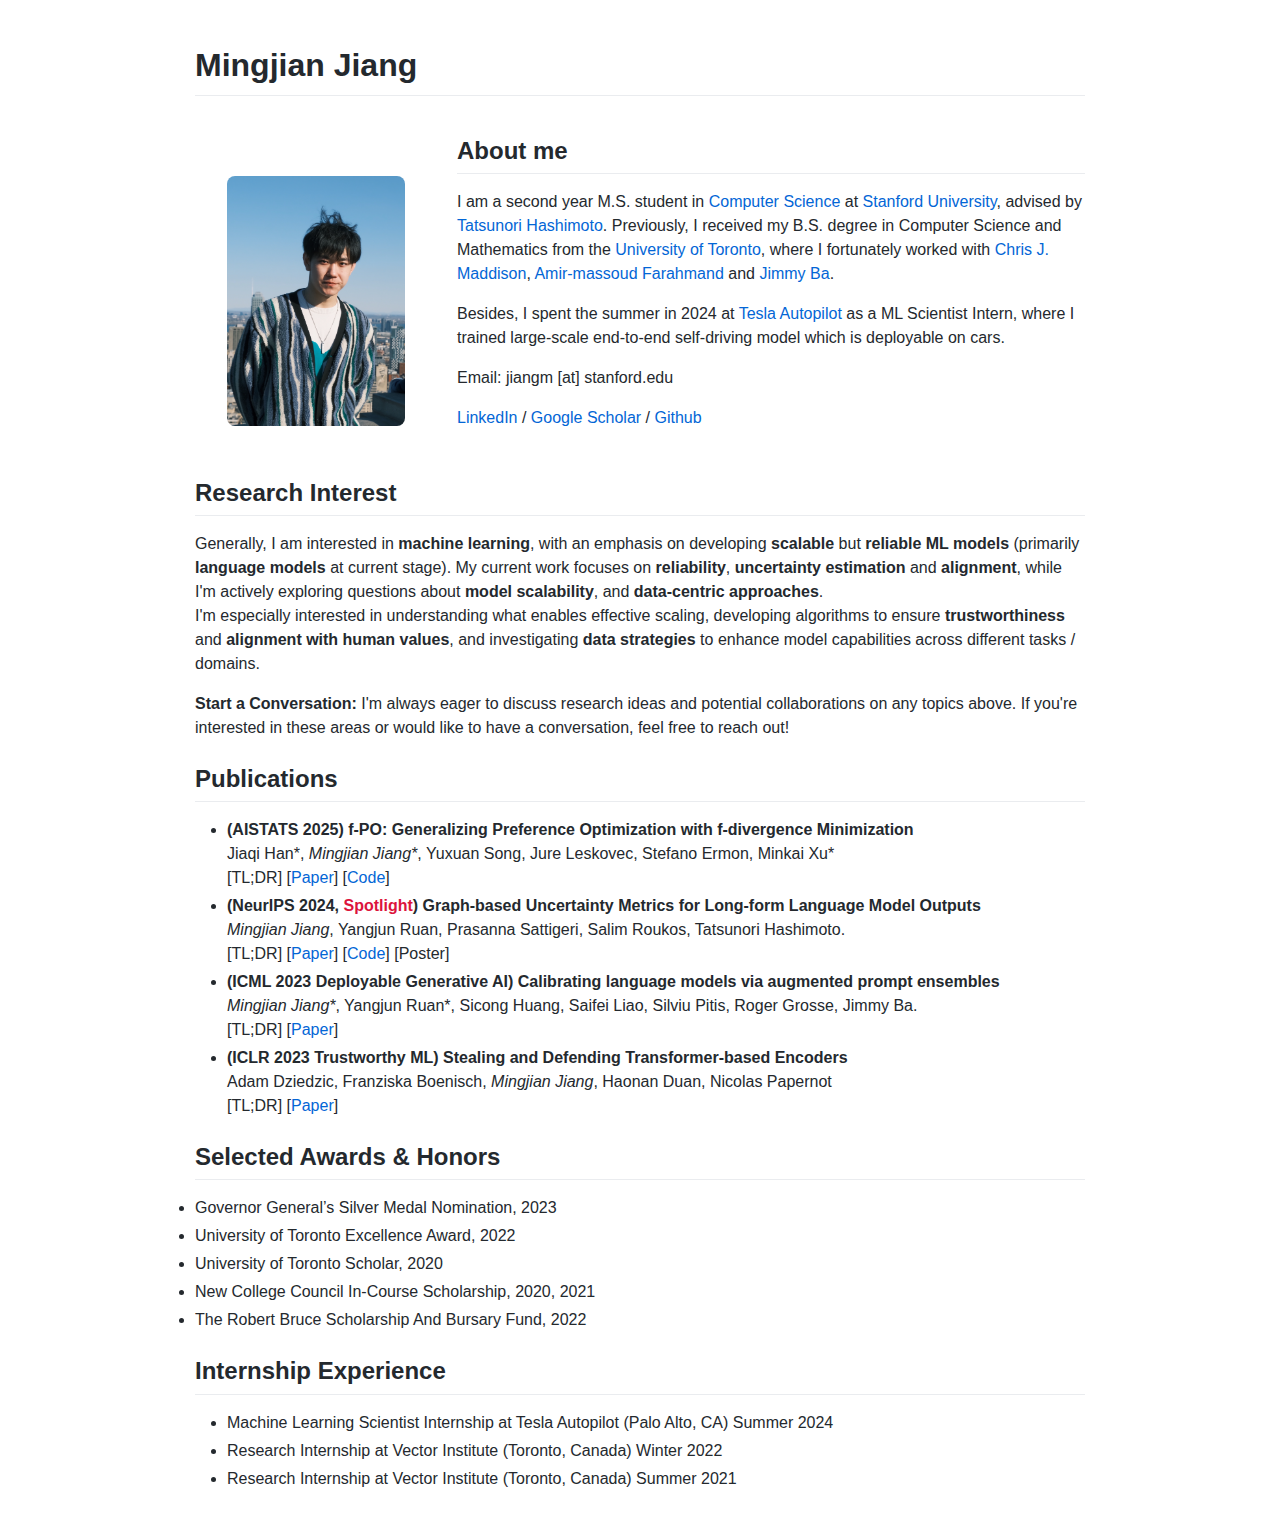
<file: index.html>
<!DOCTYPE html>
<html>

<head>
  <meta charset="utf-8">
  <meta name="viewport" content="width=device-width, initial-scale=1">
  <title>Mingjian Jiang</title>
  <link rel="stylesheet" href="githubmarkdown.css">
  <style>
    .markdown-body {
      box-sizing: border-box;
      min-width: 200px;
      max-width: 980px;
      margin: 0 auto;
      padding: 45px;
    }

    .container {
      display: flex;
      gap: 2rem;
      margin-bottom: 2rem;
    }

    .image-column {
      flex: 0 0 auto;
      max-width: 230px;
      padding-top:4rem;
      padding-left:2rem;
    }

    .content-column {
      flex: 1;
    }

    .portrait-circular {
      width: 90%;
      max-width: 300px;
      height: auto;
      border-radius: 8px;
    }

    @media (max-width: 767px) {
      .markdown-body {
        padding: 15px;
      }

      .container {
        flex-direction: column;
      }

      .image-column {
        max-width: 100%;
      }

      .portrait-circular {
        max-width: 100%;
        margin-bottom: 1rem;
      }
    }

    html {
      width: 100vw;
    }

    body {
      overflow-x: hidden;
    }
  </style>
</head>

<body class="markdown-body">
  <h1>Mingjian Jiang</h1>

  <div class="container">
    <div class="image-column">
        <img class="portrait-circular" src="website.JPG" alt="Mingjian Jiang">
    </div>
    <div class="content-column">
        <h2>About me</h2>
        <p> I am a second year M.S. student in <a href="https://www.cs.stanford.edu/">Computer Science</a> at <a href="https://www.stanford.edu/">Stanford University</a>, advised by <a href="https://thashim.github.io/"> Tatsunori Hashimoto</a>. Previously, I received my B.S. degree in Computer Science and Mathematics from the <a href="https://www.utoronto.ca/">University of Toronto</a>, where I fortunately worked with <a href="https://www.cs.toronto.edu/~cmaddis/">Chris J. Maddison</a>, <a href="https://academic.sologen.net/">Amir-massoud Farahmand</a> and <a href="https://jimmylba.github.io/">Jimmy Ba</a>. </p>
        <p> Besides, I spent the summer in 2024 at <a href="https://www.tesla.com/autopilot">Tesla Autopilot</a> as a ML Scientist Intern, where I trained large-scale end-to-end self-driving model which is deployable on cars. </p>
        <p> Email: jiangm [at] stanford.edu </p>

        <p> <a href="https://www.linkedin.com/in/mingjian-jiang-279318201/">LinkedIn</a> / <a href="https://scholar.google.com/citations?user=Dm9DzVQAAAAJ&hl=en">Google Scholar</a> /  <a href="https://github.com/jiangjmj">Github</a> </p>
    </div>
  </div>

  <h2>Research Interest</h2>

  <p>
    Generally, I am interested in <strong>machine learning</strong>, with an emphasis on developing <strong>scalable</strong> but <strong>reliable ML models</strong> (primarily <strong>language models</strong> at current stage). My current work focuses on <strong>reliability</strong>, <strong>uncertainty estimation</strong> and <strong>alignment</strong>, while I'm actively exploring questions about <strong>model scalability</strong>, and <strong>data-centric approaches</strong>. <br> I'm especially interested in understanding what enables effective scaling, developing algorithms to ensure <strong>trustworthiness</strong> and <strong>alignment with human values</strong>, and investigating <strong>data strategies</strong> to enhance model capabilities across different tasks / domains.
    </p>
    <p>
      <strong>Start a Conversation:</strong> I'm always eager to discuss research ideas and potential collaborations on any topics above. If you're interested in these areas or would like to have a conversation, feel free to reach out!
    </p>

  <h2> Publications </h2>
  <ul>
    <li><strong>(AISTATS 2025) f-PO: Generalizing Preference Optimization with f-divergence Minimization  </strong> <br> Jiaqi Han*, <em>Mingjian Jiang*</em>, Yuxuan Song, Jure Leskovec, Stefano Ermon, Minkai Xu*   <br> [TL;DR] [<a href="https://arxiv.org/abs/2410.21662">Paper</a>] [<a href="https://github.com/MinkaiXu/fPO">Code</a>]</li>
    <li><strong>(NeurIPS 2024, <font color="#DC143C">Spotlight</font>) Graph-based Uncertainty Metrics for Long-form Language Model Outputs  </strong> <br> <em>Mingjian Jiang</em>, Yangjun Ruan, Prasanna Sattigeri, Salim Roukos, Tatsunori Hashimoto. <br> [TL;DR] [<a href="https://arxiv.org/abs/2410.20783">Paper</a>] [<a href="https://github.com/jiangjmj/Graph-based-Uncertainty">Code</a>] [Poster] </li>
    <li><strong>(ICML 2023 Deployable Generative AI) Calibrating language models via augmented prompt ensembles </strong> <br> <em>Mingjian Jiang*</em>, Yangjun Ruan*, Sicong Huang, Saifei Liao, Silviu Pitis, Roger Grosse, Jimmy Ba. <br> [TL;DR] [<a href="https://openreview.net/forum?id=L0dc4wqbNs#all">Paper</a>] </li>
    <li><strong>(ICLR 2023 Trustworthy ML) Stealing and Defending Transformer-based Encoders </strong> <br> Adam Dziedzic, Franziska Boenisch, <em>Mingjian Jiang</em>, Haonan Duan, Nicolas Papernot <br> [TL;DR] [<a href="https://cispa.de/en/research/publications/78803-stealing-and-defending-transformer-based-encoders">Paper</a>] </li>
  </ul>

  <h2> Selected Awards & Honors </h2>
  <li>
    Governor General’s Silver Medal Nomination, 2023
  </li>
  <li>
    University of Toronto Excellence Award, 2022
  </li>
  <li>
    University of Toronto Scholar, 2020
  </li>
  <li>
    New College Council In-Course Scholarship, 2020, 2021
  </li>
  <li>
    The Robert Bruce Scholarship And Bursary Fund, 2022
  </li>
 
  <h2>Internship Experience</h2>
  <ul>
    <li>
      Machine Learning Scientist Internship at Tesla Autopilot (Palo Alto, CA) Summer 2024
    </li>
    <li>
      Research Internship at Vector Institute (Toronto, Canada) Winter 2022
    </li>
    <li>
      Research Internship at Vector Institute (Toronto, Canada) Summer 2021
    </li>
    
  </ul>

</body>
</html>
</file>
<file: githubmarkdown.css>
.column {
 float: left;
 width: 50%;
}
.column-third {
 float: left;
 width: 33%;
}
.column-picture {
 float: left;
}
.left {
  width: calc(250px + 1.5em);
}
.right {
  width: calc(100% - 250px - 1.5em);
}
.row:after {
  content: "";
  display: table;
  clear: both;
}

.markdown-body .octicon {
  display: inline-block;
  fill: currentColor;
  vertical-align: text-bottom;
}

.markdown-body .anchor {
  float: left;
  line-height: 1;
  margin-left: -20px;
  padding-right: 4px;
}

.markdown-body .anchor:focus {
  outline: none;
}

.markdown-body h1 .octicon-link,
.markdown-body h2 .octicon-link,
.markdown-body h3 .octicon-link,
.markdown-body h4 .octicon-link,
.markdown-body h5 .octicon-link,
.markdown-body h6 .octicon-link {
  color: #1b1f23;
  vertical-align: middle;
  visibility: hidden;
}

.markdown-body h1:hover .anchor,
.markdown-body h2:hover .anchor,
.markdown-body h3:hover .anchor,
.markdown-body h4:hover .anchor,
.markdown-body h5:hover .anchor,
.markdown-body h6:hover .anchor {
  text-decoration: none;
}

.markdown-body h1:hover .anchor .octicon-link,
.markdown-body h2:hover .anchor .octicon-link,
.markdown-body h3:hover .anchor .octicon-link,
.markdown-body h4:hover .anchor .octicon-link,
.markdown-body h5:hover .anchor .octicon-link,
.markdown-body h6:hover .anchor .octicon-link {
  visibility: visible;
}

.markdown-body h1:hover .anchor .octicon-link:before,
.markdown-body h2:hover .anchor .octicon-link:before,
.markdown-body h3:hover .anchor .octicon-link:before,
.markdown-body h4:hover .anchor .octicon-link:before,
.markdown-body h5:hover .anchor .octicon-link:before,
.markdown-body h6:hover .anchor .octicon-link:before {
  width: 16px;
  height: 16px;
  content: ' ';
  display: inline-block;
  background-image: url("data:image/svg+xml,%3Csvg xmlns='http://www.w3.org/2000/svg' viewBox='0 0 16 16' version='1.1' width='16' height='16' aria-hidden='true'%3E%3Cpath fill-rule='evenodd' d='M4 9h1v1H4c-1.5 0-3-1.69-3-3.5S2.55 3 4 3h4c1.45 0 3 1.69 3 3.5 0 1.41-.91 2.72-2 3.25V8.59c.58-.45 1-1.27 1-2.09C10 5.22 8.98 4 8 4H4c-.98 0-2 1.22-2 2.5S3 9 4 9zm9-3h-1v1h1c1 0 2 1.22 2 2.5S13.98 12 13 12H9c-.98 0-2-1.22-2-2.5 0-.83.42-1.64 1-2.09V6.25c-1.09.53-2 1.84-2 3.25C6 11.31 7.55 13 9 13h4c1.45 0 3-1.69 3-3.5S14.5 6 13 6z'%3E%3C/path%3E%3C/svg%3E");
}.markdown-body {
  -ms-text-size-adjust: 100%;
  -webkit-text-size-adjust: 100%;
  line-height: 1.5;
  color: #24292e;
  font-family: -apple-system,BlinkMacSystemFont,Segoe UI,Helvetica,Arial,sans-serif,Apple Color Emoji,Segoe UI Emoji;
  font-size: 16px;
  line-height: 1.5;
  word-wrap: break-word;
}

.markdown-body details {
  display: block;
}

.markdown-body summary {
  display: list-item;
}

.markdown-body a {
  background-color: initial;
}

.markdown-body a:active,
.markdown-body a:hover {
  outline-width: 0;
}

.markdown-body strong {
  font-weight: inherit;
  font-weight: bolder;
}

.markdown-body h1 {
  font-size: 2em;
  margin: .67em 0;
}

.markdown-body img {
  border-style: none;
}

.markdown-body code,
.markdown-body kbd,
.markdown-body pre {
  font-family: monospace,monospace;
  font-size: 1em;
}

.markdown-body hr {
  box-sizing: initial;
  height: 0;
  overflow: visible;
}

.markdown-body input {
  font: inherit;
  margin: 0;
}

.markdown-body input {
  overflow: visible;
}

.markdown-body [type=checkbox] {
  box-sizing: border-box;
  padding: 0;
}

.markdown-body * {
  box-sizing: border-box;
}

.markdown-body input {
  font-family: inherit;
  font-size: inherit;
  line-height: inherit;
}

.markdown-body a {
  color: #0366d6;
  text-decoration: none;
}

.markdown-body a:hover {
  text-decoration: underline;
}

.markdown-body strong {
  font-weight: 600;
}

.markdown-body hr {
  height: 0;
  margin: 15px 0;
  overflow: hidden;
  background: transparent;
  border: 0;
  border-bottom: 1px solid #dfe2e5;
}

.markdown-body hr:after,
.markdown-body hr:before {
  display: table;
  content: "";
}

.markdown-body hr:after {
  clear: both;
}

.markdown-body table {
  border-spacing: 0;
  border-collapse: collapse;
}

.markdown-body td,
.markdown-body th {
  padding: 0;
}

.markdown-body details summary {
  cursor: pointer;
}

.markdown-body kbd {
  display: inline-block;
  padding: 3px 5px;
  font: 11px SFMono-Regular,Consolas,Liberation Mono,Menlo,monospace;
  line-height: 10px;
  color: #444d56;
  vertical-align: middle;
  background-color: #fafbfc;
  border: 1px solid #d1d5da;
  border-radius: 3px;
  box-shadow: inset 0 -1px 0 #d1d5da;
}

.markdown-body h1,
.markdown-body h2,
.markdown-body h3,
.markdown-body h4,
.markdown-body h5,
.markdown-body h6 {
  margin-top: 0;
  margin-bottom: 0;
}

.markdown-body h1 {
  font-size: 32px;
}

.markdown-body h1,
.markdown-body h2 {
  font-weight: 600;
}

.markdown-body h2 {
  font-size: 24px;
}

.markdown-body h3 {
  font-size: 20px;
}

.markdown-body h3,
.markdown-body h4 {
  font-weight: 600;
}

.markdown-body h4 {
  font-size: 16px;
}

.markdown-body h5 {
  font-size: 14px;
}

.markdown-body h5,
.markdown-body h6 {
  font-weight: 600;
}

.markdown-body h6 {
  font-size: 12px;
}

.markdown-body p {
  margin-top: 0;
  margin-bottom: 10px;
}

.markdown-body blockquote {
  margin: 0;
}

.markdown-body ol,
.markdown-body ul {
  padding-left: 0;
  margin-top: 0;
  margin-bottom: 0;
}

.markdown-body ol ol,
.markdown-body ul ol {
  list-style-type: lower-roman;
}

.markdown-body ol ol ol,
.markdown-body ol ul ol,
.markdown-body ul ol ol,
.markdown-body ul ul ol {
  list-style-type: lower-alpha;
}

.markdown-body dd {
  margin-left: 0;
}

.markdown-body code,
.markdown-body pre {
  font-family: SFMono-Regular,Consolas,Liberation Mono,Menlo,monospace;
  font-size: 12px;
}

.markdown-body pre {
  margin-top: 0;
  margin-bottom: 0;
}

.markdown-body input::-webkit-inner-spin-button,
.markdown-body input::-webkit-outer-spin-button {
  margin: 0;
  -webkit-appearance: none;
  appearance: none;
}

.markdown-body :checked+.radio-label {
  position: relative;
  z-index: 1;
  border-color: #0366d6;
}

.markdown-body .border {
  border: 1px solid #e1e4e8!important;
}

.markdown-body .border-0 {
  border: 0!important;
}

.markdown-body .border-bottom {
  border-bottom: 1px solid #e1e4e8!important;
}

.markdown-body .rounded-1 {
  border-radius: 3px!important;
}

.markdown-body .bg-white {
  background-color: #fff!important;
}

.markdown-body .bg-gray-light {
  background-color: #fafbfc!important;
}

.markdown-body .text-gray-light {
  color: #6a737d!important;
}

.markdown-body .mb-0 {
  margin-bottom: 0!important;
}

.markdown-body .my-2 {
  margin-top: 8px!important;
  margin-bottom: 8px!important;
}

.markdown-body .pl-0 {
  padding-left: 0!important;
}

.markdown-body .py-0 {
  padding-top: 0!important;
  padding-bottom: 0!important;
}

.markdown-body .pl-1 {
  padding-left: 4px!important;
}

.markdown-body .pl-2 {
  padding-left: 8px!important;
}

.markdown-body .py-2 {
  padding-top: 8px!important;
  padding-bottom: 8px!important;
}

.markdown-body .pl-3,
.markdown-body .px-3 {
  padding-left: 16px!important;
}

.markdown-body .px-3 {
  padding-right: 16px!important;
}

.markdown-body .pl-4 {
  padding-left: 24px!important;
}

.markdown-body .pl-5 {
  padding-left: 32px!important;
}

.markdown-body .pl-6 {
  padding-left: 40px!important;
}

.markdown-body .f6 {
  font-size: 12px!important;
}

.markdown-body .lh-condensed {
  line-height: 1.25!important;
}

.markdown-body .text-bold {
  font-weight: 600!important;
}

.markdown-body .pl-c {
  color: #6a737d;
}

.markdown-body .pl-c1,
.markdown-body .pl-s .pl-v {
  color: #005cc5;
}

.markdown-body .pl-e,
.markdown-body .pl-en {
  color: #6f42c1;
}

.markdown-body .pl-s .pl-s1,
.markdown-body .pl-smi {
  color: #24292e;
}

.markdown-body .pl-ent {
  color: #22863a;
}

.markdown-body .pl-k {
  color: #d73a49;
}

.markdown-body .pl-pds,
.markdown-body .pl-s,
.markdown-body .pl-s .pl-pse .pl-s1,
.markdown-body .pl-sr,
.markdown-body .pl-sr .pl-cce,
.markdown-body .pl-sr .pl-sra,
.markdown-body .pl-sr .pl-sre {
  color: #032f62;
}

.markdown-body .pl-smw,
.markdown-body .pl-v {
  color: #e36209;
}

.markdown-body .pl-bu {
  color: #b31d28;
}

.markdown-body .pl-ii {
  color: #fafbfc;
  background-color: #b31d28;
}

.markdown-body .pl-c2 {
  color: #fafbfc;
  background-color: #d73a49;
}

.markdown-body .pl-c2:before {
  content: "^M";
}

.markdown-body .pl-sr .pl-cce {
  font-weight: 700;
  color: #22863a;
}

.markdown-body .pl-ml {
  color: #735c0f;
}

.markdown-body .pl-mh,
.markdown-body .pl-mh .pl-en,
.markdown-body .pl-ms {
  font-weight: 700;
  color: #005cc5;
}

.markdown-body .pl-mi {
  font-style: italic;
  color: #24292e;
}

.markdown-body .pl-mb {
  font-weight: 700;
  color: #24292e;
}

.markdown-body .pl-md {
  color: #b31d28;
  background-color: #ffeef0;
}

.markdown-body .pl-mi1 {
  color: #22863a;
  background-color: #f0fff4;
}

.markdown-body .pl-mc {
  color: #e36209;
  background-color: #ffebda;
}

.markdown-body .pl-mi2 {
  color: #f6f8fa;
  background-color: #005cc5;
}

.markdown-body .pl-mdr {
  font-weight: 700;
  color: #6f42c1;
}

.markdown-body .pl-ba {
  color: #586069;
}

.markdown-body .pl-sg {
  color: #959da5;
}

.markdown-body .pl-corl {
  text-decoration: underline;
  color: #032f62;
}

.markdown-body .mb-0 {
  margin-bottom: 0!important;
}

.markdown-body .my-2 {
  margin-bottom: 8px!important;
}

.markdown-body .my-2 {
  margin-top: 8px!important;
}

.markdown-body .pl-0 {
  padding-left: 0!important;
}

.markdown-body .py-0 {
  padding-top: 0!important;
  padding-bottom: 0!important;
}

.markdown-body .pl-1 {
  padding-left: 4px!important;
}

.markdown-body .pl-2 {
  padding-left: 8px!important;
}

.markdown-body .py-2 {
  padding-top: 8px!important;
  padding-bottom: 8px!important;
}

.markdown-body .pl-3 {
  padding-left: 16px!important;
}

.markdown-body .pl-4 {
  padding-left: 24px!important;
}

.markdown-body .pl-5 {
  padding-left: 32px!important;
}

.markdown-body .pl-6 {
  padding-left: 40px!important;
}

.markdown-body .pl-7 {
  padding-left: 48px!important;
}

.markdown-body .pl-8 {
  padding-left: 64px!important;
}

.markdown-body .pl-9 {
  padding-left: 80px!important;
}

.markdown-body .pl-10 {
  padding-left: 96px!important;
}

.markdown-body .pl-11 {
  padding-left: 112px!important;
}

.markdown-body .pl-12 {
  padding-left: 128px!important;
}

.markdown-body hr {
  border-bottom-color: #eee;
}

.markdown-body kbd {
  display: inline-block;
  padding: 3px 5px;
  font: 11px SFMono-Regular,Consolas,Liberation Mono,Menlo,monospace;
  line-height: 10px;
  color: #444d56;
  vertical-align: middle;
  background-color: #fafbfc;
  border: 1px solid #d1d5da;
  border-radius: 3px;
  box-shadow: inset 0 -1px 0 #d1d5da;
}

.markdown-body:after,
.markdown-body:before {
  display: table;
  content: "";
}

.markdown-body:after {
  clear: both;
}

.markdown-body>:first-child {
  margin-top: 0!important;
}

.markdown-body>:last-child {
  margin-bottom: 0!important;
}

.markdown-body a:not([href]) {
  color: inherit;
  text-decoration: none;
}

.markdown-body blockquote,
.markdown-body details,
.markdown-body dl,
.markdown-body ol,
.markdown-body p,
.markdown-body pre,
.markdown-body table,
.markdown-body ul {
  margin-top: 0;
  margin-bottom: 16px;
}

.markdown-body hr {
  height: .25em;
  padding: 0;
  margin: 24px 0;
  background-color: #e1e4e8;
  border: 0;
}

.markdown-body blockquote {
  padding: 0 1em;
  color: #6a737d;
  border-left: .25em solid #dfe2e5;
}

.markdown-body blockquote>:first-child {
  margin-top: 0;
}

.markdown-body blockquote>:last-child {
  margin-bottom: 0;
}

.markdown-body h1,
.markdown-body h2,
.markdown-body h3,
.markdown-body h4,
.markdown-body h5,
.markdown-body h6 {
  margin-top: 24px;
  margin-bottom: 16px;
  font-weight: 600;
  line-height: 1.25;
}

.markdown-body h1 {
  font-size: 2em;
}

.markdown-body h1,
.markdown-body h2 {
  padding-bottom: .3em;
  border-bottom: 1px solid #eaecef;
}

.markdown-body h2 {
  font-size: 1.5em;
}

.markdown-body h3 {
  font-size: 1.25em;
}

.markdown-body h4 {
  font-size: 1em;
}

.markdown-body h5 {
  font-size: .875em;
}

.markdown-body h6 {
  font-size: .85em;
  color: #6a737d;
}

.markdown-body ol,
.markdown-body ul {
  padding-left: 2em;
}

.markdown-body ol ol,
.markdown-body ol ul,
.markdown-body ul ol,
.markdown-body ul ul {
  margin-top: 0;
  margin-bottom: 0;
}

.markdown-body li {
  word-wrap: break-all;
}

.markdown-body li>p {
  margin-top: 16px;
}

.markdown-body li+li {
  margin-top: .25em;
}

.markdown-body dl {
  padding: 0;
}

.markdown-body dl dt {
  padding: 0;
  margin-top: 16px;
  font-size: 1em;
  font-style: italic;
  font-weight: 600;
}

.markdown-body dl dd {
  padding: 0 16px;
  margin-bottom: 16px;
}

.markdown-body table {
  display: block;
  width: 100%;
  overflow: auto;
}

.markdown-body table th {
  font-weight: 600;
}

.markdown-body table td,
.markdown-body table th {
  padding: 6px 13px;
  border: 1px solid #dfe2e5;
}

.markdown-body table tr {
  background-color: #fff;
  border-top: 1px solid #c6cbd1;
}

.markdown-body table tr:nth-child(2n) {
  background-color: #f6f8fa;
}

.markdown-body img {
  max-width: 100%;
  box-sizing: initial;
  background-color: #fff;
}

.markdown-body img[align=right] {
  padding-left: 20px;
}

.markdown-body img[align=left] {
  padding-right: 20px;
}

.markdown-body code {
  padding: .2em .4em;
  margin: 0;
  font-size: 85%;
  background-color: rgba(27,31,35,.05);
  border-radius: 3px;
}

.markdown-body pre {
  word-wrap: normal;
}

.markdown-body pre>code {
  padding: 0;
  margin: 0;
  font-size: 100%;
  word-break: normal;
  white-space: pre;
  background: transparent;
  border: 0;
}

.markdown-body .highlight {
  margin-bottom: 16px;
}

.markdown-body .highlight pre {
  margin-bottom: 0;
  word-break: normal;
}

.markdown-body .highlight pre,
.markdown-body pre {
  padding: 16px;
  overflow: auto;
  font-size: 85%;
  line-height: 1.45;
  background-color: #f6f8fa;
  border-radius: 3px;
}

.markdown-body pre code {
  display: inline;
  max-width: auto;
  padding: 0;
  margin: 0;
  overflow: visible;
  line-height: inherit;
  word-wrap: normal;
  background-color: initial;
  border: 0;
}

.markdown-body .commit-tease-sha {
  display: inline-block;
  font-family: SFMono-Regular,Consolas,Liberation Mono,Menlo,monospace;
  font-size: 90%;
  color: #444d56;
}

.markdown-body .full-commit .btn-outline:not(:disabled):hover {
  color: #005cc5;
  border-color: #005cc5;
}

.markdown-body .blob-wrapper {
  overflow-x: auto;
  overflow-y: hidden;
}

.markdown-body .blob-wrapper-embedded {
  max-height: 240px;
  overflow-y: auto;
}

.markdown-body .blob-num {
  width: 1%;
  min-width: 50px;
  padding-right: 10px;
  padding-left: 10px;
  font-family: SFMono-Regular,Consolas,Liberation Mono,Menlo,monospace;
  font-size: 12px;
  line-height: 20px;
  color: rgba(27,31,35,.3);
  text-align: right;
  white-space: nowrap;
  vertical-align: top;
  cursor: pointer;
  -webkit-user-select: none;
  -moz-user-select: none;
  -ms-user-select: none;
  user-select: none;
}

.markdown-body .blob-num:hover {
  color: rgba(27,31,35,.6);
}

.markdown-body .blob-num:before {
  content: attr(data-line-number);
}

.markdown-body .blob-code {
  position: relative;
  padding-right: 10px;
  padding-left: 10px;
  line-height: 20px;
  vertical-align: top;
}

.markdown-body .blob-code-inner {
  overflow: visible;
  font-family: SFMono-Regular,Consolas,Liberation Mono,Menlo,monospace;
  font-size: 12px;
  color: #24292e;
  word-wrap: normal;
  white-space: pre;
}

.markdown-body .pl-token.active,
.markdown-body .pl-token:hover {
  cursor: pointer;
  background: #ffea7f;
}

.markdown-body .tab-size[data-tab-size="1"] {
  -moz-tab-size: 1;
  tab-size: 1;
}

.markdown-body .tab-size[data-tab-size="2"] {
  -moz-tab-size: 2;
  tab-size: 2;
}

.markdown-body .tab-size[data-tab-size="3"] {
  -moz-tab-size: 3;
  tab-size: 3;
}

.markdown-body .tab-size[data-tab-size="4"] {
  -moz-tab-size: 4;
  tab-size: 4;
}

.markdown-body .tab-size[data-tab-size="5"] {
  -moz-tab-size: 5;
  tab-size: 5;
}

.markdown-body .tab-size[data-tab-size="6"] {
  -moz-tab-size: 6;
  tab-size: 6;
}

.markdown-body .tab-size[data-tab-size="7"] {
  -moz-tab-size: 7;
  tab-size: 7;
}

.markdown-body .tab-size[data-tab-size="8"] {
  -moz-tab-size: 8;
  tab-size: 8;
}

.markdown-body .tab-size[data-tab-size="9"] {
  -moz-tab-size: 9;
  tab-size: 9;
}

.markdown-body .tab-size[data-tab-size="10"] {
  -moz-tab-size: 10;
  tab-size: 10;
}

.markdown-body .tab-size[data-tab-size="11"] {
  -moz-tab-size: 11;
  tab-size: 11;
}

.markdown-body .tab-size[data-tab-size="12"] {
  -moz-tab-size: 12;
  tab-size: 12;
}

.markdown-body .task-list-item {
  list-style-type: none;
}

.markdown-body .task-list-item+.task-list-item {
  margin-top: 3px;
}

.markdown-body .task-list-item input {
  margin: 0 .2em .25em -1.6em;
  vertical-align: middle;
}
.portrait {
  padding: 0px;
  border: 1px solid #eaecef;
  width: 250px;
}
.portrait-circular {
  padding: 0px;
  border: 1px solid #eaecef;
  height: 220px;
  border-radius: 50%;
}
</file>
